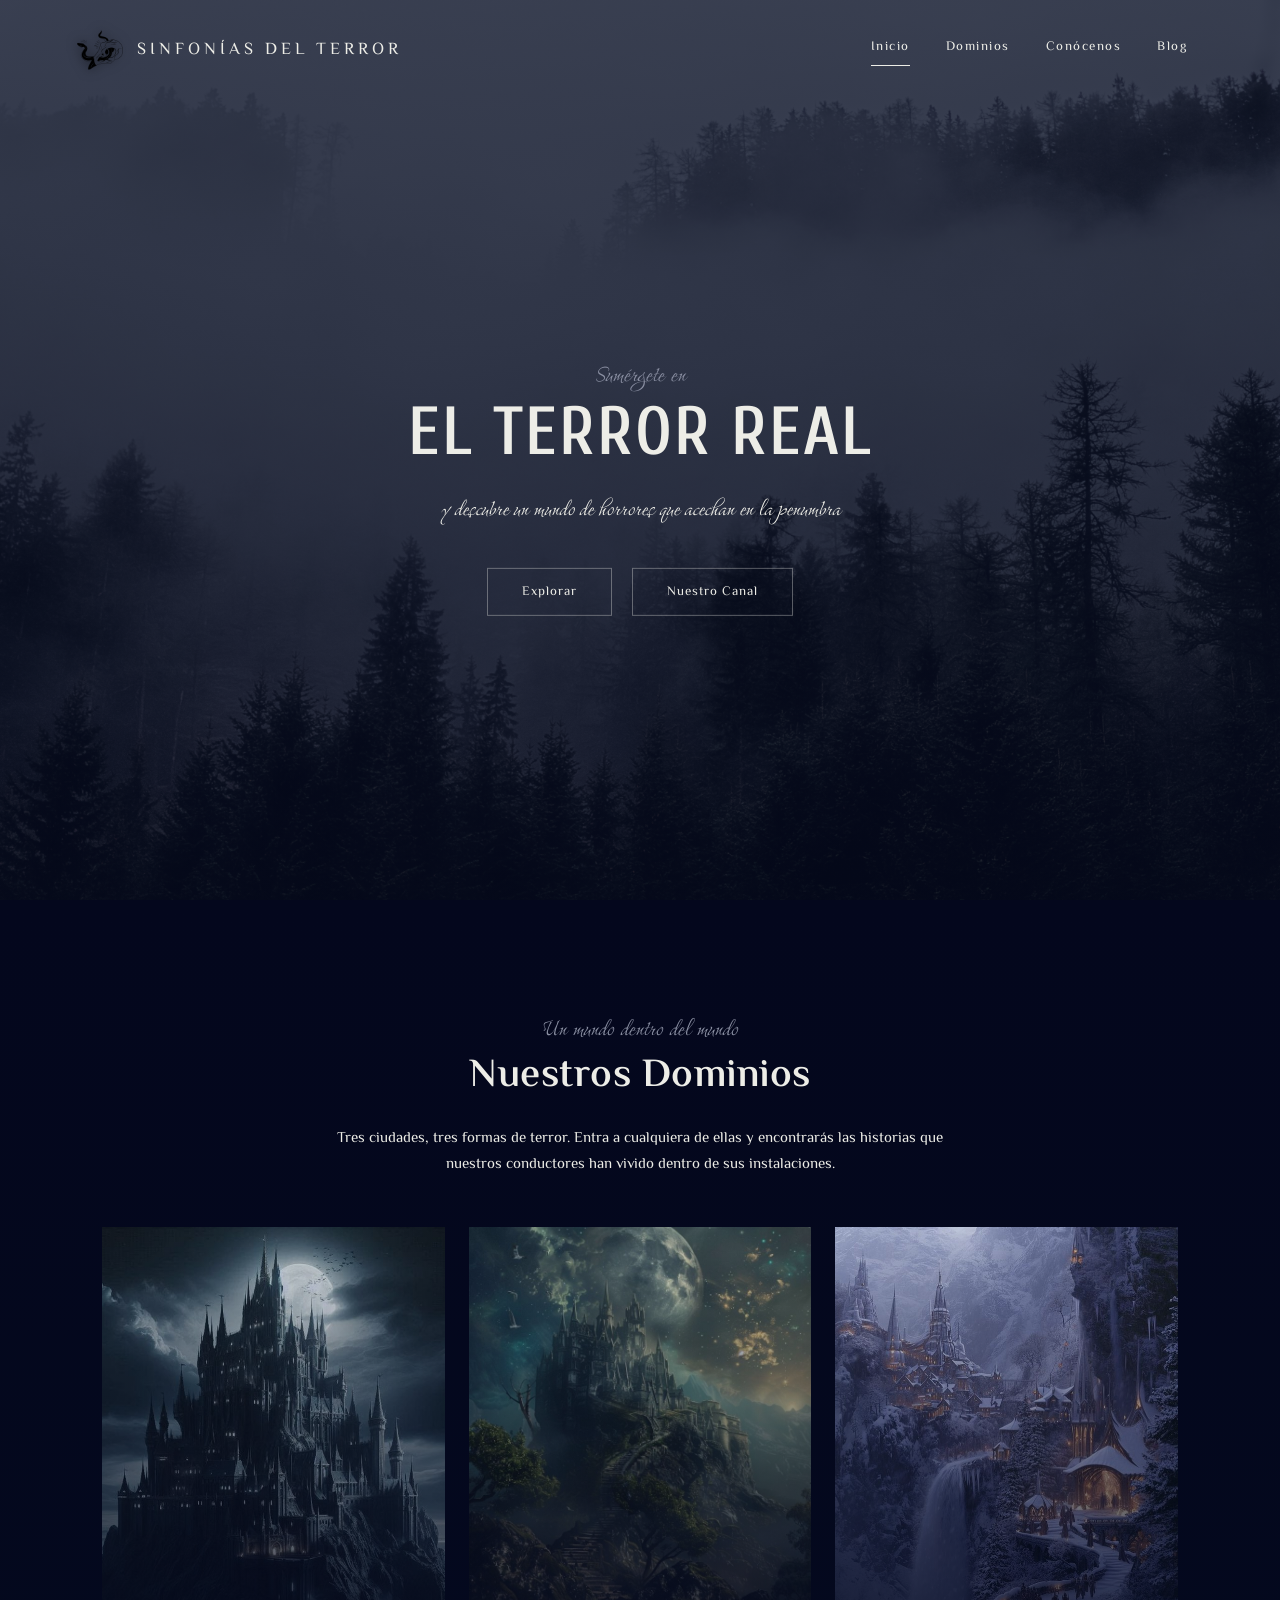
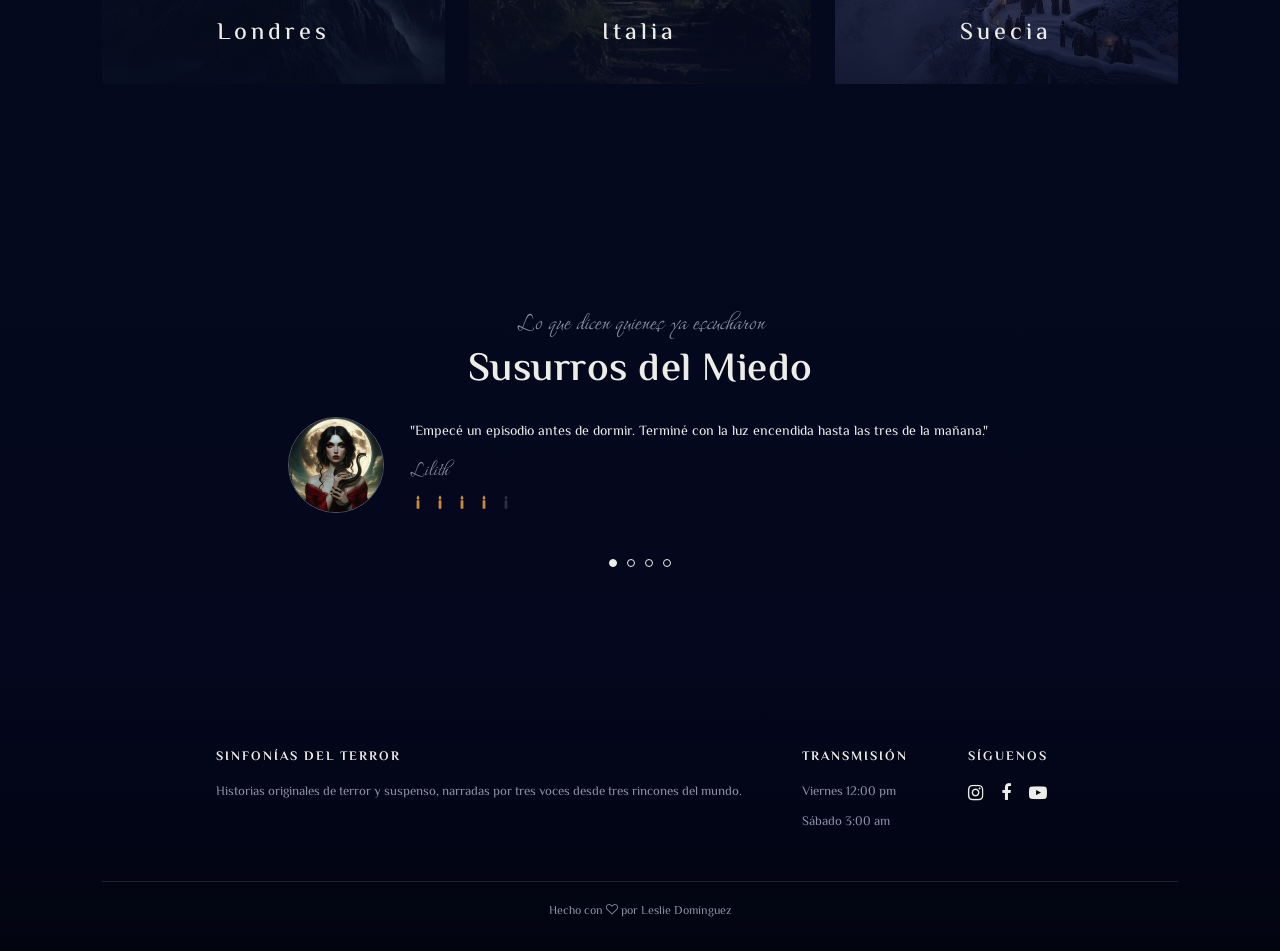
<file: index.html>
<!DOCTYPE html>
<html lang="es">
<head>
    <meta charset="UTF-8">
    <meta name="viewport" content="width=device-width, initial-scale=1.0">
    <link rel="shortcut icon" href="img/Logos/serpiente.png" type="image/png">
    <title>Sinfonías del Terror</title>
    <link rel="stylesheet" href="style.css">

    <link rel="preconnect" href="https://fonts.googleapis.com">
    <link rel="preconnect" href="https://fonts.gstatic.com" crossorigin>
    <link href="https://fonts.googleapis.com/css2?family=Berkshire+Swash&family=Cuprum:ital,wght@0,400..700;1,400..700&family=El+Messiri:wght@400..700&family=Grey+Qo&display=swap" rel="stylesheet">
    <link rel="stylesheet" href="https://cdnjs.cloudflare.com/ajax/libs/font-awesome/4.7.0/css/font-awesome.css">
</head>
<body>

    <section class="hero">
        <nav>
            <a href="index.html" class="brand">
                <img src="img/Logos/serpiente.png" alt="Sinfonías del Terror">
                <span>Sinfonías del Terror</span>
            </a>
            <div class="nav-links" id="navLinks">
                <button class="nav-close" onclick="hideMenu()">&times;</button>
                <ul>
                    <li class="active"><a href="index.html">Inicio</a></li>
                    <li><a href="campus.html">Dominios</a></li>
                    <li><a href="conocenos.html">Conócenos</a></li>
                    <li><a href="blog.html">Blog</a></li>
                </ul>
            </div>
            <button class="nav-toggle" onclick="showMenu()">&#9776;</button>
        </nav>

        <div class="hero-content">
            <span class="tagline">Sumérgete en</span>
            <h1>EL TERROR REAL</h1>
            <p class="lede">y descubre un mundo de horrores que acechan en la penumbra</p>
            <div class="hero-actions">
                <a href="campus.html" class="hero-btn">Explorar</a>
                <a href="https://www.youtube.com/@Sinfoníasdelterror/featured" class="hero-btn">Nuestro Canal</a>
            </div>
        </div>
    </section>

    <section class="section section-dark">
        <div class="container">
            <span class="tagline">Un mundo dentro del mundo</span>
            <h1 class="section-title">Nuestros Dominios</h1>
            <p class="section-intro">Tres ciudades, tres formas de terror. Entra a cualquiera de ellas y encontrarás las historias que nuestros conductores han vivido dentro de sus instalaciones.</p>

            <div class="campus-teaser-grid">
                <a href="campus.html#londres" class="campus-card">
                    <img src="img/campus/londres/portada.jpg" alt="Campus Londres">
                    <div class="veil"><h3>Londres</h3></div>
                </a>
                <a href="campus.html#italia" class="campus-card">
                    <img src="img/campus/italia/portada.jpg" alt="Campus Italia">
                    <div class="veil"><h3>Italia</h3></div>
                </a>
                <a href="campus.html#suecia" class="campus-card">
                    <img src="img/campus/suecia/portada-rivendel.jpg" alt="Campus Suecia">
                    <div class="veil"><h3>Suecia</h3></div>
                </a>
            </div>
        </div>
    </section>

    <section class="section section-darker">
        <div class="container">
            <span class="tagline">Lo que dicen quienes ya escucharon</span>
            <h1 class="section-title">Susurros del Miedo</h1>

            <div class="carousel" id="testimonios-carousel">
                <div class="carousel-track">
                    <div class="carousel-slide">
                        <img src="img/testimonios/vampire-goddess-lilith.jpg" alt="Lilith">
                        <div>
                            <blockquote>"Empecé un episodio antes de dormir. Terminé con la luz encendida hasta las tres de la mañana."</blockquote>
                            <cite>Lilith</cite><div class="velas"><svg viewBox="0 0 24 24" fill="currentColor" class="encendida"><path d="M12 2c1.6 2.1 2.1 3.4 2.1 4.4 0 1.3-.94 2.2-2.1 2.2s-2.1-.9-2.1-2.2C9.9 5.4 10.4 4.1 12 2z"/><rect x="9.9" y="9.4" width="4.2" height="12.6" rx="0.6"/></svg><svg viewBox="0 0 24 24" fill="currentColor" class="encendida"><path d="M12 2c1.6 2.1 2.1 3.4 2.1 4.4 0 1.3-.94 2.2-2.1 2.2s-2.1-.9-2.1-2.2C9.9 5.4 10.4 4.1 12 2z"/><rect x="9.9" y="9.4" width="4.2" height="12.6" rx="0.6"/></svg><svg viewBox="0 0 24 24" fill="currentColor" class="encendida"><path d="M12 2c1.6 2.1 2.1 3.4 2.1 4.4 0 1.3-.94 2.2-2.1 2.2s-2.1-.9-2.1-2.2C9.9 5.4 10.4 4.1 12 2z"/><rect x="9.9" y="9.4" width="4.2" height="12.6" rx="0.6"/></svg><svg viewBox="0 0 24 24" fill="currentColor" class="encendida"><path d="M12 2c1.6 2.1 2.1 3.4 2.1 4.4 0 1.3-.94 2.2-2.1 2.2s-2.1-.9-2.1-2.2C9.9 5.4 10.4 4.1 12 2z"/><rect x="9.9" y="9.4" width="4.2" height="12.6" rx="0.6"/></svg><svg viewBox="0 0 24 24" fill="currentColor" class="apagada"><path d="M12 2c1.6 2.1 2.1 3.4 2.1 4.4 0 1.3-.94 2.2-2.1 2.2s-2.1-.9-2.1-2.2C9.9 5.4 10.4 4.1 12 2z"/><rect x="9.9" y="9.4" width="4.2" height="12.6" rx="0.6"/></svg></div>
                        </div>
                    </div>
                    <div class="carousel-slide">
                        <img src="img/testimonios/dorada.jpg" alt="Percky">
                        <div>
                            <blockquote>"La forma en que cada conductor cuenta su historia se siente como entrar a un lugar distinto cada vez."</blockquote>
                            <cite>Percky</cite><div class="velas"><svg viewBox="0 0 24 24" fill="currentColor" class="encendida"><path d="M12 2c1.6 2.1 2.1 3.4 2.1 4.4 0 1.3-.94 2.2-2.1 2.2s-2.1-.9-2.1-2.2C9.9 5.4 10.4 4.1 12 2z"/><rect x="9.9" y="9.4" width="4.2" height="12.6" rx="0.6"/></svg><svg viewBox="0 0 24 24" fill="currentColor" class="encendida"><path d="M12 2c1.6 2.1 2.1 3.4 2.1 4.4 0 1.3-.94 2.2-2.1 2.2s-2.1-.9-2.1-2.2C9.9 5.4 10.4 4.1 12 2z"/><rect x="9.9" y="9.4" width="4.2" height="12.6" rx="0.6"/></svg><svg viewBox="0 0 24 24" fill="currentColor" class="encendida"><path d="M12 2c1.6 2.1 2.1 3.4 2.1 4.4 0 1.3-.94 2.2-2.1 2.2s-2.1-.9-2.1-2.2C9.9 5.4 10.4 4.1 12 2z"/><rect x="9.9" y="9.4" width="4.2" height="12.6" rx="0.6"/></svg><svg viewBox="0 0 24 24" fill="currentColor" class="encendida"><path d="M12 2c1.6 2.1 2.1 3.4 2.1 4.4 0 1.3-.94 2.2-2.1 2.2s-2.1-.9-2.1-2.2C9.9 5.4 10.4 4.1 12 2z"/><rect x="9.9" y="9.4" width="4.2" height="12.6" rx="0.6"/></svg><svg viewBox="0 0 24 24" fill="currentColor" class="encendida"><path d="M12 2c1.6 2.1 2.1 3.4 2.1 4.4 0 1.3-.94 2.2-2.1 2.2s-2.1-.9-2.1-2.2C9.9 5.4 10.4 4.1 12 2z"/><rect x="9.9" y="9.4" width="4.2" height="12.6" rx="0.6"/></svg></div>
                        </div>
                    </div>
                    <div class="carousel-slide">
                        <img src="img/testimonios/fantasy-world.jpg" alt="Perséfone">
                        <div>
                            <blockquote>"Descubrí el podcast por Suecia y ahora no puedo dejar de imaginar las otras dos ciudades."</blockquote>
                            <cite>Perséfone</cite><div class="velas"><svg viewBox="0 0 24 24" fill="currentColor" class="encendida"><path d="M12 2c1.6 2.1 2.1 3.4 2.1 4.4 0 1.3-.94 2.2-2.1 2.2s-2.1-.9-2.1-2.2C9.9 5.4 10.4 4.1 12 2z"/><rect x="9.9" y="9.4" width="4.2" height="12.6" rx="0.6"/></svg><svg viewBox="0 0 24 24" fill="currentColor" class="encendida"><path d="M12 2c1.6 2.1 2.1 3.4 2.1 4.4 0 1.3-.94 2.2-2.1 2.2s-2.1-.9-2.1-2.2C9.9 5.4 10.4 4.1 12 2z"/><rect x="9.9" y="9.4" width="4.2" height="12.6" rx="0.6"/></svg><svg viewBox="0 0 24 24" fill="currentColor" class="encendida"><path d="M12 2c1.6 2.1 2.1 3.4 2.1 4.4 0 1.3-.94 2.2-2.1 2.2s-2.1-.9-2.1-2.2C9.9 5.4 10.4 4.1 12 2z"/><rect x="9.9" y="9.4" width="4.2" height="12.6" rx="0.6"/></svg><svg viewBox="0 0 24 24" fill="currentColor" class="encendida"><path d="M12 2c1.6 2.1 2.1 3.4 2.1 4.4 0 1.3-.94 2.2-2.1 2.2s-2.1-.9-2.1-2.2C9.9 5.4 10.4 4.1 12 2z"/><rect x="9.9" y="9.4" width="4.2" height="12.6" rx="0.6"/></svg><svg viewBox="0 0 24 24" fill="currentColor" class="apagada"><path d="M12 2c1.6 2.1 2.1 3.4 2.1 4.4 0 1.3-.94 2.2-2.1 2.2s-2.1-.9-2.1-2.2C9.9 5.4 10.4 4.1 12 2z"/><rect x="9.9" y="9.4" width="4.2" height="12.6" rx="0.6"/></svg></div>
                        </div>
                    </div>
                    <div class="carousel-slide">
                        <img src="img/testimonios/blanca.jpg" alt="Blanca">
                        <div>
                            <blockquote>"Es de las pocas producciones de terror en español que realmente logra construir un mundo propio."</blockquote>
                            <cite>Blanca</cite><div class="velas"><svg viewBox="0 0 24 24" fill="currentColor" class="encendida"><path d="M12 2c1.6 2.1 2.1 3.4 2.1 4.4 0 1.3-.94 2.2-2.1 2.2s-2.1-.9-2.1-2.2C9.9 5.4 10.4 4.1 12 2z"/><rect x="9.9" y="9.4" width="4.2" height="12.6" rx="0.6"/></svg><svg viewBox="0 0 24 24" fill="currentColor" class="encendida"><path d="M12 2c1.6 2.1 2.1 3.4 2.1 4.4 0 1.3-.94 2.2-2.1 2.2s-2.1-.9-2.1-2.2C9.9 5.4 10.4 4.1 12 2z"/><rect x="9.9" y="9.4" width="4.2" height="12.6" rx="0.6"/></svg><svg viewBox="0 0 24 24" fill="currentColor" class="encendida"><path d="M12 2c1.6 2.1 2.1 3.4 2.1 4.4 0 1.3-.94 2.2-2.1 2.2s-2.1-.9-2.1-2.2C9.9 5.4 10.4 4.1 12 2z"/><rect x="9.9" y="9.4" width="4.2" height="12.6" rx="0.6"/></svg><svg viewBox="0 0 24 24" fill="currentColor" class="encendida"><path d="M12 2c1.6 2.1 2.1 3.4 2.1 4.4 0 1.3-.94 2.2-2.1 2.2s-2.1-.9-2.1-2.2C9.9 5.4 10.4 4.1 12 2z"/><rect x="9.9" y="9.4" width="4.2" height="12.6" rx="0.6"/></svg><svg viewBox="0 0 24 24" fill="currentColor" class="encendida"><path d="M12 2c1.6 2.1 2.1 3.4 2.1 4.4 0 1.3-.94 2.2-2.1 2.2s-2.1-.9-2.1-2.2C9.9 5.4 10.4 4.1 12 2z"/><rect x="9.9" y="9.4" width="4.2" height="12.6" rx="0.6"/></svg></div>
                        </div>
                    </div>
                </div>
                <div class="carousel-dots"></div>
            </div>
        </div>
    </section>

    <footer class="footer">
        <div class="container footer-grid">
            <div class="footer-col">
                <h4>Sinfonías del Terror</h4>
                <p>Historias originales de terror y suspenso, narradas por tres voces desde tres rincones del mundo.</p>
            </div>
            <div class="footer-col">
                <h4>Transmisión</h4>
                <p>Viernes 12:00 pm</p>
                <p>Sábado 3:00 am</p>
            </div>
            <div class="footer-col">
                <h4>Síguenos</h4>
                <div class="footer-social">
                    <a href="#"><i class="fa fa-instagram"></i></a>
                    <a href="#"><i class="fa fa-facebook"></i></a>
                    <a href="#"><i class="fa fa-youtube-play"></i></a>
                    <a href="#"><i class="fa fa-tiktok"></i></a>
                </div>
            </div>
        </div>
        <div class="container footer-bottom">
            Hecho con <a href="panel.html" aria-label="Panel de Conductores" style="text-decoration:none; color:inherit;"><i class="fa fa-heart-o"></i></a> por Leslie Domínguez
        </div>
    </footer>

    <script src="script.js"></script>
</body>
</html>
</file>
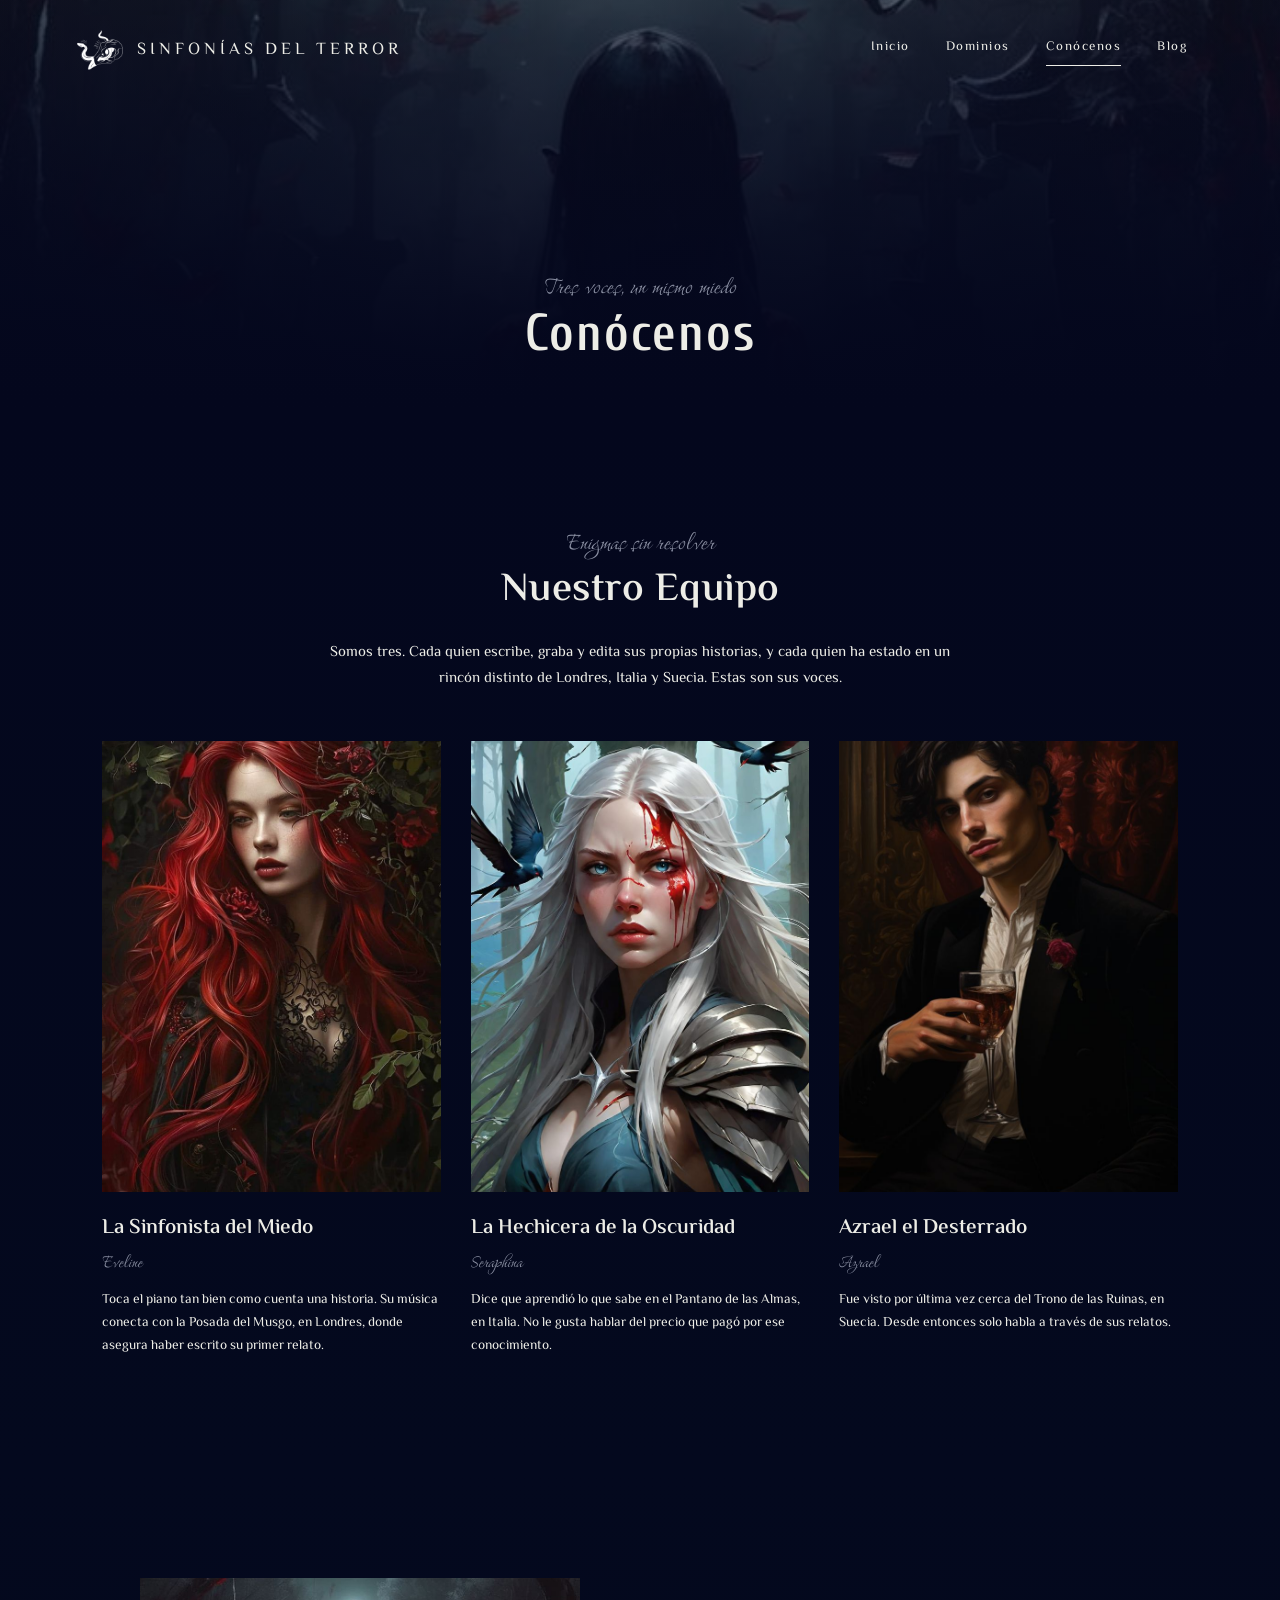
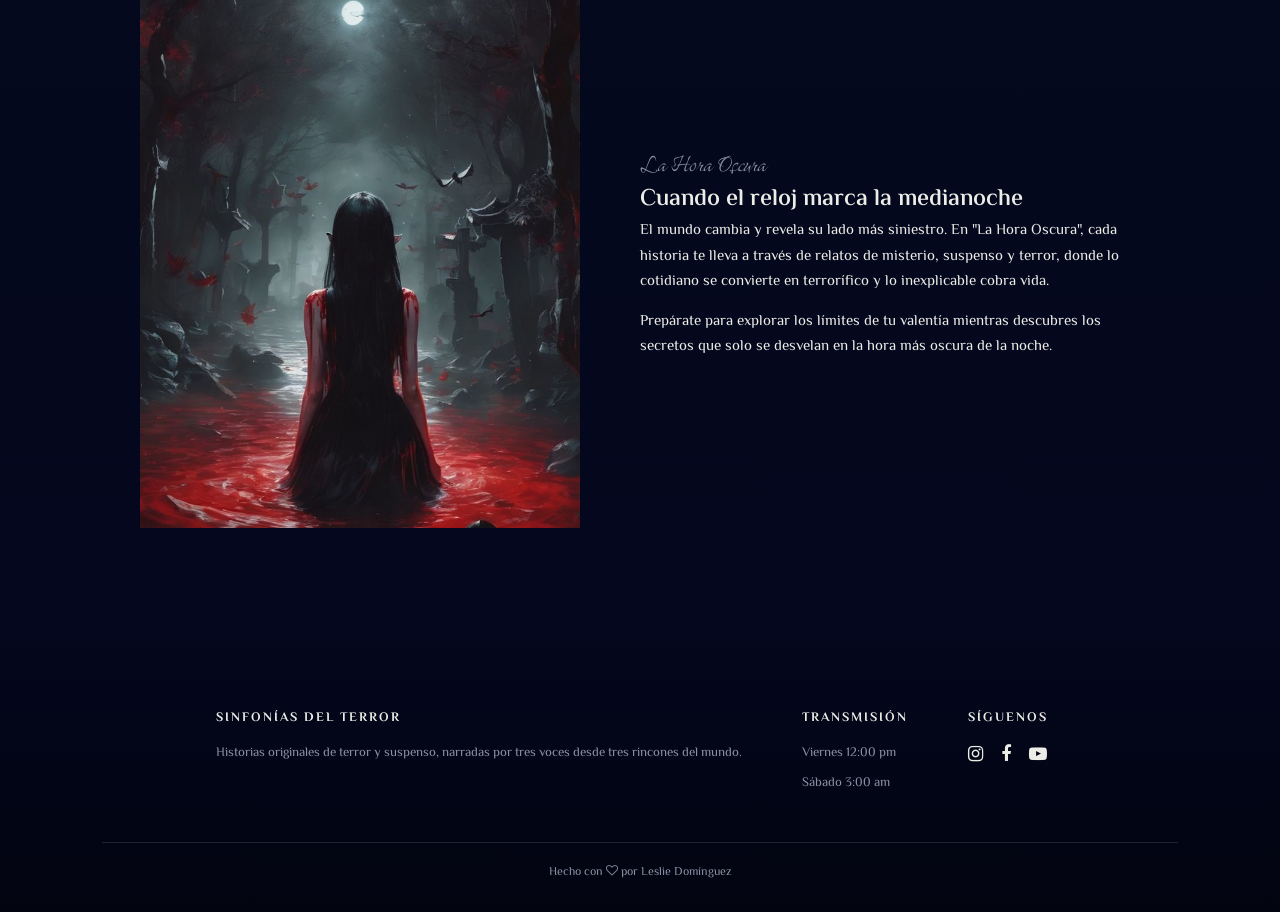
<file: conocenos.html>
<!DOCTYPE html>
<html lang="es">
<head>
    <meta charset="UTF-8">
    <meta name="viewport" content="width=device-width, initial-scale=1.0">
    <link rel="shortcut icon" href="img/Logos/serpiente.png" type="image/png">
    <title>Conócenos — Sinfonías del Terror</title>
    <link rel="stylesheet" href="style.css">

    <link rel="preconnect" href="https://fonts.googleapis.com">
    <link rel="preconnect" href="https://fonts.gstatic.com" crossorigin>
    <link href="https://fonts.googleapis.com/css2?family=Berkshire+Swash&family=Cuprum:ital,wght@0,400..700;1,400..700&family=El+Messiri:wght@400..700&family=Grey+Qo&display=swap" rel="stylesheet">
    <link rel="stylesheet" href="https://cdnjs.cloudflare.com/ajax/libs/font-awesome/4.7.0/css/font-awesome.css">
</head>
<body>

    <nav style="position:absolute; width:100%; z-index:5;">
        <a href="index.html" class="brand">
            <img src="img/Logos/serpiente.png" alt="Sinfonías del Terror">
            <span>Sinfonías del Terror</span>
        </a>
        <div class="nav-links" id="navLinks">
            <button class="nav-close" onclick="hideMenu()">&times;</button>
            <ul>
                <li><a href="index.html">Inicio</a></li>
                <li><a href="campus.html">Dominios</a></li>
                <li class="active"><a href="conocenos.html">Conócenos</a></li>
                <li><a href="blog.html">Blog</a></li>
            </ul>
        </div>
        <button class="nav-toggle" onclick="showMenu()">&#9776;</button>
    </nav>

    <section class="page-hero" style="background-image: linear-gradient(rgba(4,9,30,0.4), var(--navy-void)), url(img/acercas/sangre.jpg);">
        <div class="container">
            <span class="tagline">Tres voces, un mismo miedo</span>
            <h1>Conócenos</h1>
        </div>
    </section>

    <section class="section section-dark">
        <div class="container">
            <span class="tagline">Enigmas sin resolver</span>
            <h1 class="section-title">Nuestro Equipo</h1>
            <p class="section-intro">Somos tres. Cada quien escribe, graba y edita sus propias historias, y cada quien ha estado en un rincón distinto de Londres, Italia y Suecia. Estas son sus voces.</p>

            <div class="team-grid">
                <div class="team-card">
                    <div class="frame"><img src="img/equipo/sinfonista-del-miedo.jpg" alt="La Sinfonista del Miedo"></div>
                    <h3>La Sinfonista del Miedo</h3>
                    <span class="role">Eveline</span>
                    <p>Toca el piano tan bien como cuenta una historia. Su música conecta con la Posada del Musgo, en Londres, donde asegura haber escrito su primer relato.</p>
                </div>
                <div class="team-card">
                    <div class="frame"><img src="img/equipo/hechicera-de-la-oscuridad.jpg" alt="La Hechicera de la Oscuridad"></div>
                    <h3>La Hechicera de la Oscuridad</h3>
                    <span class="role">Seraphina</span>
                    <p>Dice que aprendió lo que sabe en el Pantano de las Almas, en Italia. No le gusta hablar del precio que pagó por ese conocimiento.</p>
                </div>
                <div class="team-card">
                    <div class="frame"><img src="img/equipo/azrael-el-desterrado.jpg" alt="Azrael el Desterrado"></div>
                    <h3>Azrael el Desterrado</h3>
                    <span class="role">Azrael</span>
                    <p>Fue visto por última vez cerca del Trono de las Ruinas, en Suecia. Desde entonces solo habla a través de sus relatos.</p>
                </div>
            </div>
        </div>
    </section>

    <section class="section section-darker">
        <div class="container bio-block">
            <div class="frame"><img src="img/acercas/sangre.jpg" alt="La Hora Oscura"></div>
            <div class="text">
                <span class="tagline">La Hora Oscura</span>
                <h2 class="section-title" style="text-align:left;">Cuando el reloj marca la medianoche</h2>
                <p>El mundo cambia y revela su lado más siniestro. En "La Hora Oscura", cada historia te lleva a través de relatos de misterio, suspenso y terror, donde lo cotidiano se convierte en terrorífico y lo inexplicable cobra vida.</p>
                <p>Prepárate para explorar los límites de tu valentía mientras descubres los secretos que solo se desvelan en la hora más oscura de la noche.</p>
            </div>
        </div>
    </section>

    <footer class="footer">
        <div class="container footer-grid">
            <div class="footer-col">
                <h4>Sinfonías del Terror</h4>
                <p>Historias originales de terror y suspenso, narradas por tres voces desde tres rincones del mundo.</p>
            </div>
            <div class="footer-col">
                <h4>Transmisión</h4>
                <p>Viernes 12:00 pm</p>
                <p>Sábado 3:00 am</p>
            </div>
            <div class="footer-col">
                <h4>Síguenos</h4>
                <div class="footer-social">
                    <a href="#"><i class="fa fa-instagram"></i></a>
                    <a href="#"><i class="fa fa-facebook"></i></a>
                    <a href="#"><i class="fa fa-youtube-play"></i></a>
                    <a href="#"><i class="fa fa-tiktok"></i></a>
                </div>
            </div>
        </div>
        <div class="container footer-bottom">
            Hecho con <a href="panel.html" aria-label="Panel de Conductores" style="text-decoration:none; color:inherit;"><i class="fa fa-heart-o"></i></a> por Leslie Domínguez
        </div>
    </footer>

    <script src="script.js"></script>
</body>
</html>
</file>
<file: style.css>
/*=============================================
  SINFONÍAS DEL TERROR — hoja de estilos base
  Tipografías: El Messiri (cuerpo/títulos), Cuprum (display grande),
  Grey Qo (acentos en cursiva gótica)
=============================================*/

:root{
    --navy-deep: #04091E;
    --navy-void: #04071D;
    --off-white: #EDEDE7;
    --mist: #8b90a3;
    --blood: #4a0000;
    --blood-hover: rgba(74, 0, 0, 0.82);
    --border-fine: rgba(237, 237, 231, 0.35);
}

*{
    margin: 0;
    padding: 0;
    box-sizing: border-box;
    font-family: "El Messiri", serif;
}

html{
    scroll-behavior: smooth;
}

body{
    background: var(--navy-void);
}

a{
    color: inherit;
}

h1, h2, h3{
    color: var(--off-white);
    font-weight: 600;
}

h1.section-title{
    font-size: clamp(28px, 4vw, 40px);
    text-align: center;
    letter-spacing: 0.5px;
}

p{
    color: var(--off-white);
    font-size: 15px;
    font-weight: 300;
    line-height: 1.7;
}

.tagline{
    font-family: "Grey Qo", cursive;
    font-size: 28px;
    color: var(--mist);
    font-weight: 400;
}

.container{
    width: 84%;
    max-width: 1200px;
    margin: 0 auto;
}

.hero-btn{
    display: inline-block;
    text-decoration: none;
    color: var(--off-white);
    border: 1px solid var(--border-fine);
    padding: 13px 34px;
    font-size: 13px;
    letter-spacing: 1px;
    background: transparent;
    cursor: pointer;
    transition: background 0.6s, border-color 0.4s;
}

.hero-btn:hover{
    border-color: var(--off-white);
    background: var(--blood);
}

/*========== NAV ==========*/

nav{
    display: flex;
    padding: 26px 6%;
    justify-content: space-between;
    align-items: center;
    position: relative;
    z-index: 5;
}

.brand{
    display: flex;
    align-items: center;
    gap: 14px;
    text-decoration: none;
}

.brand img{
    width: 46px;
    height: 46px;
    object-fit: contain;
    filter: drop-shadow(0 0 6px rgba(0,0,0,0.6));
}

/* Páginas internas: la barra cuelga directo del body, sobre fondo azul oscuro */
body > nav .brand img{
    filter: invert(1) brightness(2);
}

.brand span{
    color: var(--off-white);
    font-family: "El Messiri", serif;
    font-size: 17px;
    letter-spacing: 4px;
    text-transform: uppercase;
}

.nav-links{
    flex: 1;
    text-align: right;
}

.nav-links ul li{
    list-style: none;
    display: inline-block;
    padding: 8px 16px;
    position: relative;
}

.nav-links ul li a{
    color: var(--off-white);
    text-decoration: none;
    font-size: 13px;
    letter-spacing: 1.5px;
}

.nav-links ul li::after{
    content: '';
    width: 0%;
    height: 1px;
    background: var(--off-white);
    display: block;
    margin: 6px auto 0;
    transition: 0.4s;
}

.nav-links ul li:hover::after,
.nav-links ul li.active::after{
    width: 100%;
}

.nav-toggle{
    display: none;
}

.nav-close{
    display: none;
}

@media (max-width: 760px){
    .brand span{ font-size: 13px; letter-spacing: 2px; }
    .brand img{ width: 34px; height: 34px; }
    .nav-toggle{
        display: block;
        color: var(--off-white);
        font-size: 22px;
        cursor: pointer;
        background: none;
        border: none;
    }
    .nav-links{
        position: fixed;
        background: linear-gradient(rgba(4,9,30,0.94), rgba(4,9,30,0.98)), url(img/Niebla.jpg);
        background-size: cover;
        height: 100vh;
        width: 220px;
        top: 0;
        right: -220px;
        text-align: left;
        z-index: 20;
        transition: right 0.5s;
        padding-top: 70px;
    }
    .nav-links.open{
        right: 0;
    }
    .nav-links ul li{
        display: block;
    }
    .nav-close{
        display: block;
        position: absolute;
        top: 20px;
        right: 20px;
        color: var(--off-white);
        font-size: 20px;
        cursor: pointer;
        background: none;
        border: none;
    }
}

/*========== HERO (Inicio) ==========*/

.hero{
    min-height: 100vh;
    width: 100%;
    background-image: linear-gradient(rgba(4,9,30,0.72), rgba(4,9,30,0.8)), url(img/trees-surrounded-by-fogs-forest.jpg);
    background-position: center;
    background-size: cover;
    position: relative;
}

.hero-content{
    width: 90%;
    max-width: 720px;
    position: absolute;
    top: 54%;
    left: 50%;
    transform: translate(-50%, -50%);
    text-align: center;
}

.hero-content .tagline{
    display: block;
    margin-bottom: 6px;
}

.hero-content h1{
    font-size: clamp(40px, 7vw, 68px);
    font-family: "Cuprum", sans-serif;
    letter-spacing: 2px;
    line-height: 1.05;
}

.hero-content .lede{
    font-family: "Grey Qo", cursive;
    font-size: 27px;
    color: var(--off-white);
    margin: 18px 0 36px;
}

.hero-actions{
    display: flex;
    gap: 20px;
    justify-content: center;
    flex-wrap: wrap;
}

/*========== SECTION SHELLS ==========*/

.section{
    padding: 110px 0;
    text-align: center;
}

.section-dark{
    background: linear-gradient(var(--navy-void), var(--navy-deep));
}

.section-darker{
    background: linear-gradient(var(--navy-deep), var(--navy-void));
}

.section > .tagline{
    display: block;
    margin-bottom: 8px;
}

.section-intro{
    max-width: 640px;
    margin: 18px auto 50px;
}

/*========== CAMPUS TEASER (Inicio) ==========*/

.campus-teaser-grid{
    display: flex;
    gap: 24px;
    flex-wrap: wrap;
    justify-content: center;
}

.campus-card{
    flex: 1 1 280px;
    max-width: 360px;
    aspect-ratio: 3 / 4;
    position: relative;
    overflow: hidden;
    text-decoration: none;
    display: block;
}

.campus-card img{
    width: 100%;
    height: 100%;
    object-fit: cover;
    display: block;
    transition: transform 1.2s ease;
}

.campus-card .veil{
    position: absolute;
    inset: 0;
    background: linear-gradient(rgba(4,9,30,0.15), rgba(4,9,30,0.85));
    display: flex;
    align-items: flex-end;
    justify-content: center;
    padding-bottom: 32px;
    transition: background 0.6s;
}

.campus-card h3{
    font-size: 24px;
    letter-spacing: 4px;
    font-weight: 500;
}

.campus-card:hover img{
    transform: scale(1.08);
}

.campus-card:hover .veil{
    background: var(--blood-hover);
}

/*========== TESTIMONIOS (carrusel) ==========*/

.carousel{
    position: relative;
    max-width: 720px;
    margin: 0 auto;
    overflow: hidden;
}

.carousel-track{
    display: flex;
    transition: transform 0.6s ease;
}

.carousel-slide{
    flex: 0 0 100%;
    display: flex;
    gap: 26px;
    align-items: center;
    text-align: left;
    padding: 8px;
}

.carousel-slide img{
    width: 96px;
    height: 96px;
    border-radius: 50%;
    object-fit: cover;
    flex-shrink: 0;
    border: 1px solid var(--border-fine);
}

.carousel-slide blockquote{
    font-size: 14px;
    font-weight: 300;
    color: var(--off-white);
    margin-bottom: 10px;
}

.carousel-slide cite{
    font-style: normal;
    font-family: "Grey Qo", cursive;
    font-size: 24px;
    color: var(--mist);
}

.velas{
    display: flex;
    gap: 6px;
    margin-top: 10px;
}

.velas svg{
    width: 16px;
    height: 16px;
}

.velas .encendida{
    color: #c98a3a;
}

.velas .apagada{
    color: rgba(237, 237, 231, 0.18);
}

.carousel-dots{
    display: flex;
    gap: 10px;
    justify-content: center;
    margin-top: 30px;
}

.carousel-dots button{
    width: 8px;
    height: 8px;
    border-radius: 50%;
    border: 1px solid var(--off-white);
    background: transparent;
    cursor: pointer;
    padding: 0;
}

.carousel-dots button.active{
    background: var(--off-white);
}

/*========== FOOTER ==========*/

.footer{
    background: linear-gradient(var(--navy-void), #020410);
    padding: 70px 0 30px;
    text-align: center;
}

.footer-grid{
    display: flex;
    justify-content: center;
    gap: 60px;
    flex-wrap: wrap;
    text-align: left;
    margin-bottom: 40px;
}

.footer-col h4{
    color: var(--off-white);
    font-size: 13px;
    letter-spacing: 2px;
    margin-bottom: 14px;
    text-transform: uppercase;
}

.footer-col p, .footer-col a{
    font-size: 13px;
    text-decoration: none;
    display: block;
    margin-bottom: 8px;
    color: var(--mist);
}

.footer-social{
    display: flex;
    gap: 18px;
}

.footer-social a{
    color: var(--off-white);
    font-size: 18px;
}

.footer-bottom{
    border-top: 1px solid rgba(237,237,231,0.12);
    padding-top: 20px;
    font-size: 12px;
    color: var(--mist);
}

@media (max-width: 700px){
    .section{ padding: 70px 0; }
    .campus-teaser-grid{ flex-direction: column; align-items: center; }
}

/*========== PÁGINA CAMPUS ==========*/

.page-hero{
    min-height: 46vh;
    display: flex;
    align-items: flex-end;
    background-position: center;
    background-size: cover;
    position: relative;
    padding-bottom: 50px;
}

.page-hero::before{
    content: '';
    position: absolute;
    inset: 0;
    background: linear-gradient(rgba(4,9,30,0.35), var(--navy-void));
}

.page-hero .container{
    position: relative;
    text-align: center;
}

.page-hero h1{
    font-family: "Cuprum", sans-serif;
    font-size: clamp(34px, 5vw, 52px);
    letter-spacing: 2px;
}

.campus-tabs{
    display: flex;
    justify-content: center;
    gap: 10px;
    padding: 40px 0 0;
    flex-wrap: wrap;
}

.campus-tab{
    background: none;
    border: 1px solid var(--border-fine);
    color: var(--off-white);
    padding: 12px 30px;
    font-size: 13px;
    letter-spacing: 2px;
    cursor: pointer;
    transition: background 0.4s;
}

.campus-tab.active{
    background: var(--blood);
    border-color: var(--blood);
}

.campus-panel{
    display: none;
    padding: 70px 0 100px;
}

.campus-panel.active{
    display: block;
}

.campus-panel-intro{
    max-width: 680px;
    margin: 0 auto 60px;
    text-align: center;
}

.installations{
    display: flex;
    gap: 26px;
    flex-wrap: wrap;
    justify-content: center;
}

.installation-card{
    flex: 1 1 300px;
    max-width: 360px;
    text-align: left;
    display: block;
    text-decoration: none;
}

.installation-card .ver-historias{
    display: inline-block;
    margin-top: 4px;
    font-size: 12px;
    letter-spacing: 1px;
    color: var(--mist);
}

.installation-card:hover .ver-historias{
    color: var(--off-white);
}

.installation-card .frame{
    aspect-ratio: 4 / 5;
    overflow: hidden;
    margin-bottom: 18px;
}

.installation-card img{
    width: 100%;
    height: 100%;
    object-fit: cover;
    transition: transform 0.8s ease;
}

.installation-card:hover img{
    transform: scale(1.05);
}

.installation-card h3{
    font-size: 19px;
    margin-bottom: 8px;
}

.installation-card p{
    font-size: 13px;
    color: var(--mist);
}

/*========== PÁGINA CONÓCENOS / EQUIPO ==========*/

.team-grid{
    display: flex;
    gap: 30px;
    flex-wrap: wrap;
    justify-content: center;
}

.team-card{
    flex: 1 1 280px;
    max-width: 340px;
    text-align: left;
}

.team-card .frame{
    aspect-ratio: 3 / 4;
    overflow: hidden;
    margin-bottom: 20px;
    position: relative;
}

.team-card img{
    width: 100%;
    height: 100%;
    object-fit: cover;
    display: block;
    transition: transform 1.2s ease;
}

.team-card .frame::after{
    content: '';
    position: absolute;
    inset: 0;
    background: transparent;
    transition: background 0.6s;
}

.team-card:hover img{
    transform: scale(1.08);
}

.team-card:hover .frame::after{
    background: var(--blood-hover);
}

.team-card h3{
    font-size: 21px;
    margin-bottom: 4px;
}

.team-card .role{
    font-family: "Grey Qo", cursive;
    color: var(--mist);
    font-size: 21px;
    margin-bottom: 14px;
    display: block;
}

.team-card p{
    font-size: 13.5px;
}

.bio-block{
    display: flex;
    gap: 60px;
    align-items: center;
    text-align: left;
    max-width: 1000px;
    margin: 0 auto;
}

.bio-block .frame{
    flex: 1 1 320px;
    aspect-ratio: 4/5;
    overflow: hidden;
}

.bio-block img{
    width: 100%;
    height: 100%;
    object-fit: cover;
}

.bio-block .text{
    flex: 1 1 380px;
}

.bio-block .text p + p{
    margin-top: 14px;
}

@media (max-width: 760px){
    .bio-block{ flex-direction: column; }
}

/*========== PLACEHOLDER (Blog próximamente) ==========*/

.coming-soon{
    min-height: 60vh;
    display: flex;
    flex-direction: column;
    align-items: center;
    justify-content: center;
    text-align: center;
    gap: 18px;
}

/*========== BLOG ==========*/

.blog-filters{
    display: flex;
    gap: 16px;
    justify-content: center;
    flex-wrap: wrap;
    margin-bottom: 60px;
}

.blog-filters select{
    background: var(--navy-deep);
    color: var(--off-white);
    border: 1px solid var(--border-fine);
    padding: 10px 18px;
    font-family: "El Messiri", serif;
    font-size: 13px;
    letter-spacing: 1px;
}

.blog-filters button{
    background: none;
    border: 1px solid var(--border-fine);
    color: var(--mist);
    padding: 10px 18px;
    font-size: 13px;
    cursor: pointer;
    letter-spacing: 1px;
}

.shelf-group{
    margin-bottom: 70px;
}

.shelf-group h3{
    font-size: 20px;
    letter-spacing: 2px;
    text-align: left;
    margin-bottom: 26px;
    border-bottom: 1px solid rgba(237,237,231,0.15);
    padding-bottom: 12px;
}

.shelf-grid{
    display: flex;
    flex-wrap: wrap;
    gap: 30px;
    justify-content: flex-start;
}

.book-card{
    width: 210px;
    text-align: left;
    cursor: pointer;
    background: none;
    border: none;
    padding: 0;
}

.book-cover{
    position: relative;
    aspect-ratio: 3/4.4;
    overflow: hidden;
    box-shadow: -6px 6px 18px rgba(0,0,0,0.5);
    margin-bottom: 14px;
}

.book-cover img{
    width: 100%;
    height: 100%;
    object-fit: cover;
    transition: transform 0.8s ease;
}

.book-card:hover .book-cover img{
    transform: scale(1.06);
}

.book-sello{
    position: absolute;
    top: 10px;
    right: 10px;
    width: 30px;
    height: 30px;
    background: rgba(4,9,30,0.75);
    border-radius: 50%;
    padding: 6px;
}

.book-sello img{ width: 100%; height: 100%; object-fit: contain; filter: invert(1) brightness(1.8); }

.book-card h4{
    color: var(--off-white);
    font-size: 15px;
    margin-bottom: 4px;
    line-height: 1.3;
}

.book-card .autor{
    font-family: "Grey Qo", cursive;
    color: var(--mist);
    font-size: 17px;
    display: block;
    margin-bottom: 6px;
}

.book-card .velas{
    margin: 0;
}

.book-card .velas svg{ width: 13px; height: 13px; }

.empty-note{
    color: var(--mist);
    font-size: 14px;
    text-align: center;
    padding: 30px 0;
}

/* ---- Overlay de lectura ---- */

.reader-overlay{
    display: none;
    position: fixed;
    inset: 0;
    background: rgba(2,4,16,0.94);
    z-index: 50;
    overflow-y: auto;
    padding: 60px 6% 100px;
}

.reader-overlay.open{ display: block; }

.reader-close{
    position: fixed;
    top: 24px;
    right: 30px;
    background: none;
    border: 1px solid var(--border-fine);
    color: var(--off-white);
    width: 38px;
    height: 38px;
    border-radius: 50%;
    cursor: pointer;
    font-size: 18px;
    z-index: 51;
}

.reader-book{
    max-width: 1000px;
    margin: 0 auto;
    display: flex;
    gap: 50px;
    align-items: flex-start;
}

.reader-book .cover{
    flex: 1 1 420px;
    position: sticky;
    top: 60px;
}

.reader-book .cover img{
    width: 100%;
    aspect-ratio: 3/4.4;
    object-fit: cover;
    box-shadow: -10px 10px 30px rgba(0,0,0,0.6);
}

.reader-book .cover .tag-line{
    margin-top: 18px;
    font-size: 13px;
    color: var(--mist);
}

.reader-body{
    flex: 1 1 480px;
}

.reader-body h2{
    font-family: "Cuprum", sans-serif;
    font-size: 32px;
    margin-bottom: 8px;
}

.reader-body .intro{
    font-family: "Grey Qo", cursive;
    font-size: 22px;
    color: var(--mist);
    margin-bottom: 26px;
}

.reader-body .contenido p{
    margin-bottom: 16px;
    white-space: pre-wrap;
}

.reader-body .contenido p:first-of-type::first-letter{
    font-family: "Berkshire Swash", cursive;
    font-size: 68px;
    line-height: 0.65;
    float: left;
    padding: 8px 12px 0 0;
    color: var(--off-white);
}

.ornament{
    display: flex;
    align-items: center;
    gap: 18px;
    margin: 30px 0;
    color: var(--mist);
    user-select: none;
}

.ornament::before,
.ornament::after{
    content: '';
    flex: 1;
    height: 1px;
    background: rgba(237,237,231,0.22);
}

.ornament span{
    font-size: 19px;
    transform: rotate(180deg);
    display: inline-block;
}

.ornament-end{
    margin-top: 42px;
    margin-bottom: 0;
}

@media (max-width: 800px){
    .reader-book{ flex-direction: column; }
    .reader-book .cover{ position: static; }
}

/* ---- Panel de conductores ---- */

.admin-toggle{
    text-align: center;
    margin-top: 20px;
}

.admin-toggle button{
    background: none;
    border: none;
    color: var(--mist);
    font-size: 12px;
    letter-spacing: 1px;
    cursor: pointer;
    text-decoration: underline;
}

.editor-wrap label{
    display: block;
    color: var(--mist);
    font-size: 12px;
    letter-spacing: 1px;
    margin: 22px 0 6px;
}

.editor-wrap input,
.editor-wrap select,
.editor-wrap textarea{
    display: block;
    width: 100%;
    background: var(--navy-void);
    border: 1px solid var(--border-fine);
    color: var(--off-white);
    padding: 10px 12px;
    font-family: "El Messiri", serif;
    font-size: 14px;
}

.editor-wrap textarea{
    min-height: 160px;
    resize: vertical;
}

.admin-row{
    display: flex;
    gap: 16px;
}

.admin-row > div{ flex: 1; }

.admin-actions{
    display: flex;
    gap: 14px;
    margin-top: 26px;
    flex-wrap: wrap;
}

.admin-actions button{
    flex: 1;
    min-width: 140px;
}

.btn-ghost{
    background: none;
    border: 1px solid var(--border-fine);
    color: var(--off-white);
    padding: 12px;
    cursor: pointer;
    font-size: 13px;
    letter-spacing: 1px;
}

.btn-solid{
    background: var(--blood);
    border: 1px solid var(--blood);
    color: var(--off-white);
    padding: 12px;
    cursor: pointer;
    font-size: 13px;
    letter-spacing: 1px;
}

.admin-mine{
    margin-top: 40px;
    border-top: 1px solid rgba(237,237,231,0.12);
    padding-top: 24px;
}

.admin-mine-item{
    display: flex;
    justify-content: space-between;
    align-items: center;
    padding: 12px 0;
    border-bottom: 1px solid rgba(237,237,231,0.08);
    font-size: 13px;
    color: var(--off-white);
}

.admin-mine-item .estado{
    font-size: 11px;
    letter-spacing: 1px;
    padding: 3px 10px;
    border: 1px solid var(--border-fine);
    margin-left: 10px;
}

.admin-mine-item .estado.publicado{
    border-color: #c98a3a;
    color: #c98a3a;
}

.admin-mine-item button{
    background: none;
    border: none;
    color: var(--mist);
    text-decoration: underline;
    cursor: pointer;
    font-size: 12px;
    margin-left: 12px;
}

.admin-error{
    color: #c96a6a;
    font-size: 13px;
    margin-top: 12px;
}

.admin-whoami{
    display: flex;
    justify-content: space-between;
    align-items: center;
    margin-bottom: 10px;
}

.admin-whoami span{
    font-family: "Grey Qo", cursive;
    font-size: 27px;
    color: var(--off-white);
}

/*========== PANEL (login secreto) ==========*/

.login-screen{
    min-height: 100vh;
    display: flex;
    flex-direction: column;
    align-items: center;
    justify-content: center;
    text-align: center;
    padding: 40px 20px;
    background-image: linear-gradient(rgba(4,9,30,0.6), rgba(4,9,30,0.92)), url(img/fondos/reja-cementerio.jpg);
    background-size: cover;
    background-position: center;
    position: relative;
}

.login-screen .brand-mark img{
    width: 52px;
    height: 52px;
    filter: invert(1) brightness(2);
}

.back-arrow{
    display: block;
    text-align: center;
    margin-top: 20px;
    color: var(--mist);
    text-decoration: none;
    font-size: 13px;
    letter-spacing: 1px;
    transition: color 0.3s;
}

.back-arrow:hover{
    color: var(--off-white);
}

.login-screen .brand-mark{
    display: flex;
    align-items: center;
    gap: 14px;
    margin-bottom: 30px;
}

.login-screen .brand-mark img{
    width: 44px;
    height: 44px;
}

.login-screen .brand-mark span{
    font-size: 16px;
    letter-spacing: 4px;
    text-transform: uppercase;
    color: var(--off-white);
}

.login-screen h1{
    font-family: "Cuprum", sans-serif;
    font-size: clamp(30px, 4vw, 42px);
    margin: 10px 0 34px;
}

.login-card{
    width: 100%;
    max-width: 380px;
    background: rgba(4, 9, 30, 0.55);
    backdrop-filter: blur(10px);
    border: 1px solid rgba(237,237,231,0.22);
    padding: 40px 34px;
    text-align: left;
}

.login-card label{
    display: block;
    color: var(--mist);
    font-size: 11px;
    letter-spacing: 1.5px;
    text-transform: uppercase;
    margin: 16px 0 6px;
}

.login-card label:first-child{ margin-top: 0; }

.login-card input{
    width: 100%;
    background: rgba(255,255,255,0.04);
    border: 1px solid rgba(237,237,231,0.25);
    color: var(--off-white);
    padding: 12px 14px;
    font-family: "El Messiri", serif;
    font-size: 14px;
}

.login-actions{
    display: flex;
    gap: 14px;
    margin-top: 28px;
}

.login-actions .hero-btn{
    flex: 1;
    text-align: center;
}

#login-error{
    color: #c96a6a;
    font-size: 13px;
    margin-top: 14px;
}

.welcome-screen{
    display: none;
    position: fixed;
    inset: 0;
    z-index: 60;
    flex-direction: column;
    align-items: center;
    justify-content: center;
    text-align: center;
    padding: 40px 20px;
}

.welcome-screen.open{
    display: flex;
}

.welcome-slide{
    display: none;
    position: absolute;
    inset: 0;
    flex-direction: column;
    align-items: center;
    justify-content: center;
    text-align: center;
    padding: 40px 20px;
    background-size: cover;
    background-position: center;
}

.welcome-slide.active{
    display: flex;
}

.welcome-slide-1{
    background-image: linear-gradient(rgba(4,9,30,0.45), rgba(4,9,30,0.85)), url(img/fondos/salon-carmesi.jpg);
}

.welcome-slide-2{
    background-image: linear-gradient(rgba(4,9,30,0.55), rgba(4,9,30,0.88)), url(img/fondos/petalos-agujas.jpg);
}

.welcome-slide h1{
    font-family: "Cuprum", sans-serif;
    font-size: clamp(32px, 5vw, 48px);
    margin: 8px 0 26px;
    max-width: 640px;
}

.welcome-slide p.lede{
    font-family: "Grey Qo", cursive;
    font-size: 24px;
    color: var(--off-white);
    max-width: 520px;
    margin-bottom: 34px;
}

.welcome-actions{
    display: flex;
    gap: 18px;
    flex-wrap: wrap;
    justify-content: center;
}

.editor-screen{
    min-height: 100vh;
    background: linear-gradient(var(--navy-void), var(--navy-deep));
    padding-bottom: 80px;
}

.editor-banner{
    background-image:
        linear-gradient(var(--navy-void) 0%, rgba(4,9,30,0.32) 30%, rgba(4,9,30,0.32) 65%, var(--navy-void) 100%),
        url(img/fondos/salon-carmesi.jpg);
    background-size: cover;
    background-position: center;
    padding: 90px 20px 70px;
    text-align: center;
    margin-bottom: 10px;
}

.editor-top .brand img{
    filter: invert(1) brightness(2);
}

.editor-banner h1{
    font-family: "Cuprum", sans-serif;
    font-size: clamp(30px, 4.5vw, 46px);
    letter-spacing: 1px;
}

.editor-banner .tagline{
    display: block;
    margin-bottom: 4px;
}

.card-actions{
    display: flex;
    gap: 8px;
    margin-top: 10px;
}

.card-actions button{
    flex: 1;
    background: none;
    border: 1px solid var(--border-fine);
    color: var(--off-white);
    padding: 8px 6px;
    font-size: 11px;
    letter-spacing: 1px;
    cursor: pointer;
    font-family: "El Messiri", serif;
    transition: background 0.4s;
}

.card-actions button:hover{
    background: var(--blood);
    border-color: var(--blood);
}

.book-card.static-card{
    cursor: default;
}

.volver-link{
    display: inline-block;
    margin-bottom: 24px;
    color: var(--mist);
    text-decoration: none;
    font-size: 13px;
    letter-spacing: 1px;
    background: none;
    border: none;
    cursor: pointer;
    font-family: "El Messiri", serif;
    padding: 0;
}

.volver-link:hover{ color: var(--off-white); }

.editor-top{
    display: flex;
    justify-content: space-between;
    align-items: center;
    padding: 26px 6%;
    flex-wrap: wrap;
    gap: 14px;
}

.editor-top-actions{
    display: flex;
    align-items: center;
    gap: 22px;
}

.editor-top a{
    text-decoration: none;
    color: var(--mist);
    font-size: 13px;
    letter-spacing: 1px;
}

@media (max-width: 700px){
    .editor-top-actions{
        flex-direction: column-reverse;
        align-items: flex-end;
        gap: 8px;
    }
    .editor-top-actions a{
        font-size: 11px;
    }
}

.editor-wrap{
    max-width: 900px;
    margin: 20px auto 0;
    padding: 0 20px;
}

.profile-wrap{
    position: relative;
}

.profile-circle{
    width: 42px;
    height: 42px;
    border-radius: 50%;
    border: 1px solid var(--border-fine);
    background-size: cover;
    background-position: center;
    cursor: pointer;
    padding: 0;
}

.profile-menu{
    display: none;
    position: absolute;
    top: 54px;
    right: 0;
    width: 220px;
    background: var(--navy-deep);
    border: 1px solid var(--border-fine);
    box-shadow: 0 12px 30px rgba(0,0,0,0.5);
    z-index: 30;
    padding: 18px 0;
}

.profile-menu.open{ display: block; }

.profile-menu-name{
    display: block;
    font-family: "Grey Qo", cursive;
    font-size: 22px;
    color: var(--off-white);
    padding: 0 20px 14px;
    border-bottom: 1px solid rgba(237,237,231,0.1);
    margin-bottom: 8px;
}

.profile-menu button{
    display: block;
    width: 100%;
    text-align: left;
    background: none;
    border: none;
    color: var(--off-white);
    padding: 10px 20px;
    font-size: 13px;
    letter-spacing: 0.5px;
    cursor: pointer;
    font-family: "El Messiri", serif;
}

.profile-menu button:hover{
    background: rgba(255,255,255,0.05);
}

.profile-menu #logout-btn{
    color: #c96a6a;
}
</file>
